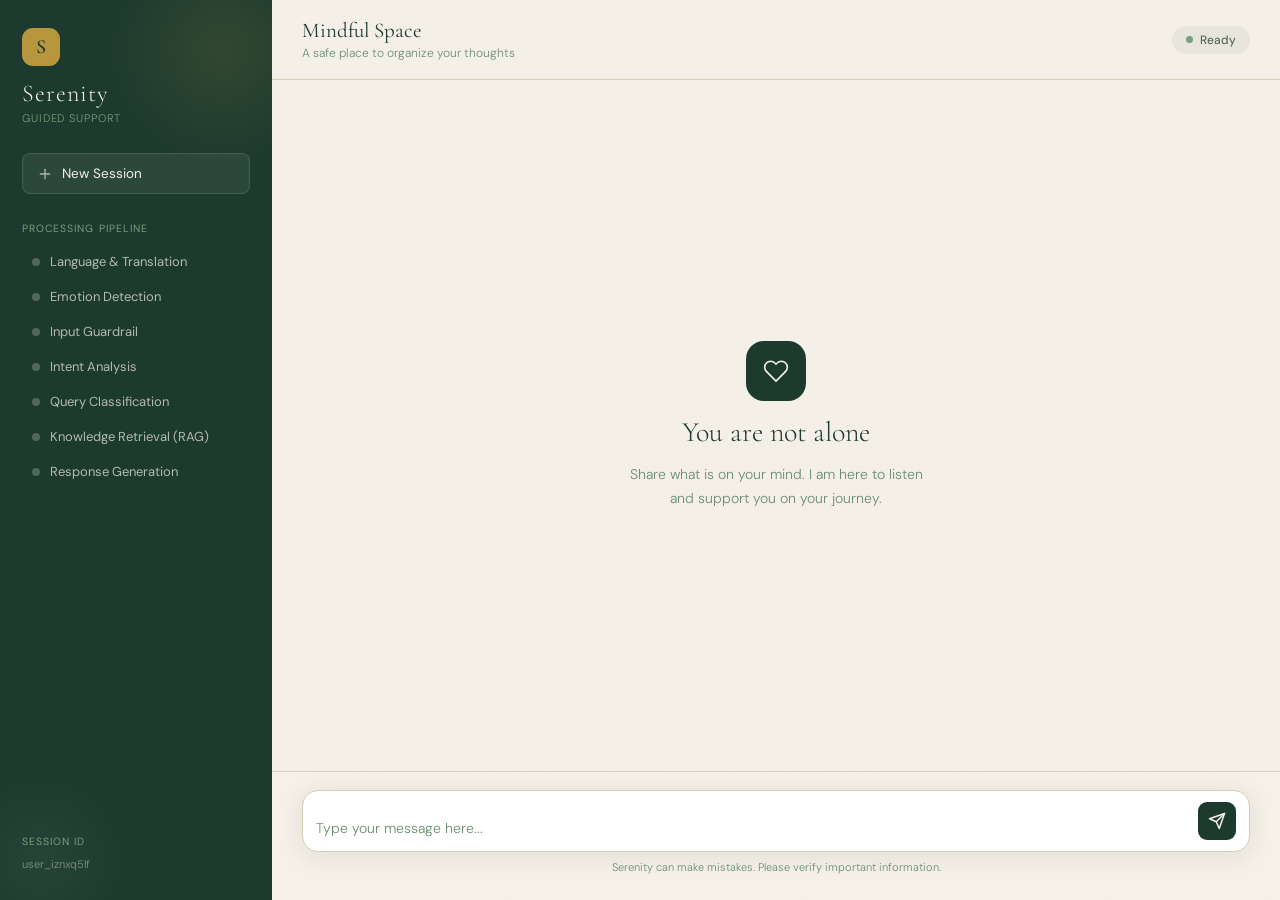
<file: templates/index.html>
<!DOCTYPE html>
<html lang="en">
<head>
    <meta charset="UTF-8">
    <meta name="viewport" content="width=device-width, initial-scale=1.0">
    <title>Serenity | AI Guide</title>
    
    <link rel="preconnect" href="https://fonts.googleapis.com">
    <link rel="preconnect" href="https://fonts.gstatic.com" crossorigin>
    <link href="https://fonts.googleapis.com/css2?family=Cormorant+Garamond:wght@300;400;600&family=DM+Sans:wght@300;400&display=swap" rel="stylesheet">
    
    <link rel="stylesheet" href="/static/css/main.css">
</head>
<body>

<div class="app">
    <aside class="sidebar">
        <div class="brand">
            <div class="brand-mark">S</div>
            <h1 class="brand-name">Serenity</h1>
            <span class="brand-tagline">Guided Support</span>
        </div>

        <button class="btn-new" onclick="newChat()">
            <svg width="16" height="16" viewBox="0 0 24 24" fill="none" stroke="currentColor" stroke-width="2" stroke-linecap="round"><line x1="12" y1="5" x2="12" y2="19"></line><line x1="5" y1="12" x2="19" y2="12"></line></svg>
            New Session
        </button>

        <div class="pipeline">
            <div class="panel-label">Processing Pipeline</div>
            <div class="step" id="step-language">
                <div class="dot"></div>
                <span class="step-label">Language & Translation</span>
            </div>
            <div class="step" id="step-emotion">
                <div class="dot"></div>
                <span class="step-label">Emotion Detection</span>
            </div>
            <div class="step" id="step-guardrail-in">
                <div class="dot"></div>
                <span class="step-label">Input Guardrail</span>
            </div>
            <div class="step" id="step-intent">
                <div class="dot"></div>
                <span class="step-label">Intent Analysis</span>
            </div>
            <div class="step" id="step-complexity">
                <div class="dot"></div>
                <span class="step-label">Query Classification</span>
            </div>
            <div class="step" id="step-retrieval">
                <div class="dot"></div>
                <span class="step-label">Knowledge Retrieval (RAG)</span>
            </div>
            <div class="step" id="step-generate">
                <div class="dot"></div>
                <span class="step-label">Response Generation</span>
            </div>
            <!-- <div class="step" id="step-guardrail-out">
                <div class="dot"></div>
                <span class="step-label">Output Guardrail</span>
            </div> -->
        </div>

        <div class="session-info">
            <div class="panel-label">Session ID</div>
            <div class="session-id" id="session-display">Loading...</div>
        </div>
    </aside>

    <main class="chat">
        <header class="chat-header">
            <div>
                <h2 class="chat-title">Mindful Space</h2>
                <div class="chat-sub">A safe place to organize your thoughts</div>
            </div>
            <div class="status-pill">
                <div class="status-dot" id="status-dot"></div>
                <span id="status-text">Ready</span>
            </div>
        </header>

        <div class="messages" id="messages">
            <div class="empty-state" id="empty-state">
                <div class="empty-icon">
                    <svg width="26" height="26" viewBox="0 0 24 24" fill="none" stroke="#f5f0e8" stroke-width="1.5" stroke-linecap="round">
                        <path d="M20.84 4.61a5.5 5.5 0 0 0-7.78 0L12 5.67l-1.06-1.06a5.5 5.5 0 0 0-7.78 7.78l1.06 1.06L12 21.23l7.78-7.78 1.06-1.06a5.5 5.5 0 0 0 0-7.78z"/>
                    </svg>
                </div>
                <h2 class="empty-heading">You are not alone</h2>
                <p class="empty-body">Share what is on your mind. I am here to listen and support you on your journey.</p>
            </div>
        </div>

        <div class="input-area">
            <div class="input-row">
                <textarea id="chat-input" rows="1" placeholder="Type your message here..."></textarea>
                <button id="send-btn" class="btn-send" onclick="sendMessage()">
                    <svg width="18" height="18" viewBox="0 0 24 24" fill="none" stroke="currentColor" stroke-width="2" stroke-linecap="round" stroke-linejoin="round"><line x1="22" y1="2" x2="11" y2="13"></line><polygon points="22 2 15 22 11 13 2 9 22 2"></polygon></svg>
                </button>
            </div>
            <div class="input-hint">Serenity can make mistakes. Please verify important information.</div>
        </div>
    </main>
</div>

<script src="/static/js/chat.js"></script>
</body>
</html>
</file>
<file: static/css/main.css>
/* ── Reset & Variables ──────────────────────────────────────────────────── */
*, *::before, *::after { box-sizing: border-box; margin: 0; padding: 0; }

:root {
  --forest:      #1c3a2e;
  --forest-mid:  #254d3c;
  --forest-lt:   #2e6049;
  --sage:        #7a9e7e;
  --sage-lt:     #a8c5ac;
  --ivory:       #f5f0e8;
  --ivory-mid:   #ede6d6;
  --ivory-dk:    #d8cdb8;
  --gold:        #b8963e;
  --gold-lt:     #d4af65;
  --text-dk:     #1a2e22;
  --text-md:     #3d5c46;
  --text-lt:     #6b8c72;
  --danger:      #c0614a;
  --white:       #ffffff;
  --r:           16px;
  --r-sm:        8px;
  --shadow:      0 4px 24px rgba(28,58,46,.10);
  --shadow-lg:   0 12px 48px rgba(28,58,46,.16);
  --ease:        cubic-bezier(.4,0,.2,1);
}

html, body {
  height: 100%;
  font-family: 'DM Sans', sans-serif;
  background: var(--ivory);
  color: var(--text-dk);
  -webkit-font-smoothing: antialiased;
}

/* ── Layout ─────────────────────────────────────────────────────────────── */
.app {
  display: grid;
  grid-template-columns: 272px 1fr;
  height: 100vh;
  overflow: hidden;
}

/* ── Sidebar ─────────────────────────────────────────────────────────────── */
.sidebar {
  background: var(--forest);
  display: flex;
  flex-direction: column;
  padding: 28px 22px;
  gap: 28px;
  overflow: hidden;
  position: relative;
}

/* decorative glows */
.sidebar::before,
.sidebar::after {
  content: '';
  position: absolute;
  border-radius: 50%;
  pointer-events: none;
}
.sidebar::before {
  width: 240px; height: 240px;
  top: -70px; right: -70px;
  background: radial-gradient(circle, rgba(184,150,62,.14) 0%, transparent 70%);
}
.sidebar::after {
  width: 180px; height: 180px;
  bottom: -50px; left: -50px;
  background: radial-gradient(circle, rgba(122,158,126,.10) 0%, transparent 70%);
}

/* Brand */
.brand {
  display: flex;
  flex-direction: column;
  gap: 3px;
  position: relative;
  z-index: 1;
}
.brand-mark {
  width: 38px; height: 38px;
  background: var(--gold);
  border-radius: 11px;
  display: flex;
  align-items: center;
  justify-content: center;
  font-family: 'Cormorant Garamond', serif;
  font-size: 20px;
  font-weight: 600;
  color: var(--forest);
  margin-bottom: 10px;
}
.brand-name {
  font-family: 'Cormorant Garamond', serif;
  font-size: 24px;
  font-weight: 300;
  color: var(--ivory);
  letter-spacing: .04em;
}
.brand-tagline {
  font-size: 11px;
  color: var(--sage);
  text-transform: uppercase;
  letter-spacing: .08em;
  font-weight: 300;
}

/* New chat button */
.btn-new {
  display: flex;
  align-items: center;
  gap: 9px;
  padding: 11px 14px;
  background: rgba(255,255,255,.07);
  border: 1px solid rgba(255,255,255,.11);
  border-radius: var(--r-sm);
  color: var(--ivory);
  font-family: 'DM Sans', sans-serif;
  font-size: 13.5px;
  font-weight: 400;
  cursor: pointer;
  transition: background .25s var(--ease), border-color .25s var(--ease);
  position: relative;
  z-index: 1;
}
.btn-new:hover {
  background: rgba(255,255,255,.13);
  border-color: rgba(255,255,255,.2);
}
.btn-new svg { opacity: .65; flex-shrink: 0; }

/* Shared panel label */
.panel-label {
  font-size: 10.5px;
  text-transform: uppercase;
  letter-spacing: .1em;
  color: var(--sage);
  margin-bottom: 8px;
  font-weight: 400;
}

/* Pipeline steps */
.pipeline {
  display: flex;
  flex-direction: column;
  position: relative;
  z-index: 1;
  gap: 2px;
}

.step {
  display: flex;
  align-items: center;
  gap: 10px;
  padding: 8px 10px;
  border-radius: 6px;
  opacity: 0.7;
  transition: opacity .3s var(--ease), background .3s var(--ease), transform .2s var(--ease);
}

.step.active { 
  opacity: 1; 
  background: rgba(212, 175, 101, 0.12);
  transform: translateX(4px);
}

.step.done { 
  opacity: 0.95;
}

.step.blocked { 
  opacity: 1; 
  background: rgba(192, 97, 74, 0.15); 
}

.dot {
  width: 8px; height: 8px;
  border-radius: 50%;
  background: rgba(245, 240, 232, 0.35);
  flex-shrink: 0;
  transition: background .25s var(--ease), box-shadow .25s var(--ease);
}

.step.active .dot {
  background: var(--gold-lt);
  box-shadow: 0 0 8px var(--gold-lt), 0 0 3px var(--white);
  animation: pulse 1.5s ease-in-out infinite;
}

.step.done .dot { 
  background: var(--sage-lt); 
  box-shadow: 0 0 4px rgba(168, 197, 172, 0.4);
}

.step.blocked .dot { 
  background: var(--danger); 
  box-shadow: 0 0 8px var(--danger); 
}

@keyframes pulse {
  0%, 100% { opacity: 1; transform: scale(1); }
  50%      { opacity: .45; transform: scale(.7); }
}

.step-label {
  font-size: 13px;
  color: var(--ivory);
  font-weight: 400;
  white-space: nowrap;
  overflow: hidden;
  text-overflow: ellipsis;
  transition: color .3s var(--ease);
}

.step.active .step-label {
  color: var(--gold-lt);
  font-weight: 500;
}

/* Session */
.session-info {
  margin-top: auto;
  position: relative;
  z-index: 1;
}
.session-id {
  font-size: 11px;
  color: rgba(245,240,232,.4);
  word-break: break-all;
  line-height: 1.5;
}

/* ── Chat area ───────────────────────────────────────────────────────────── */
.chat {
  display: flex;
  flex-direction: column;
  height: 100vh;
  position: relative;
  background: var(--ivory);
}

/* subtle grain */
.chat::before {
  content: '';
  position: absolute;
  inset: 0;
  background-image: url("data:image/svg+xml,%3Csvg xmlns='http://www.w3.org/2000/svg' width='300' height='300'%3E%3Cfilter id='n'%3E%3CfeTurbulence type='fractalNoise' baseFrequency='0.65' numOctaves='3' stitchTiles='stitch'/%3E%3C/filter%3E%3Crect width='100%25' height='100%25' filter='url(%23n)' opacity='0.028'/%3E%3C/svg%3E");
  pointer-events: none;
  z-index: 0;
}

/* Header */
.chat-header {
  position: relative;
  z-index: 2;
  padding: 18px 30px;
  border-bottom: 1px solid var(--ivory-dk);
  display: flex;
  align-items: center;
  justify-content: space-between;
  background: rgba(245,240,232,.92);
  backdrop-filter: blur(10px);
}
.chat-title {
  font-family: 'Cormorant Garamond', serif;
  font-size: 21px;
  font-weight: 400;
  color: var(--forest);
}
.chat-sub {
  font-size: 12px;
  color: var(--text-lt);
  margin-top: 2px;
  font-weight: 300;
}

.status-pill {
  display: flex;
  align-items: center;
  gap: 7px;
  padding: 6px 14px;
  background: rgba(28,58,46,.06);
  border-radius: 20px;
  font-size: 12px;
  color: var(--text-md);
  font-weight: 400;
}
.status-dot {
  width: 7px; height: 7px;
  border-radius: 50%;
  background: var(--sage);
  flex-shrink: 0;
  transition: background .25s var(--ease);
}
.status-dot.busy { background: var(--gold); animation: pulse 1.4s ease-in-out infinite; }
.status-dot.error { background: var(--danger); }

/* Messages */
.messages {
  position: relative;
  z-index: 1;
  flex: 1;
  overflow-y: auto;
  padding: 28px 30px;
  display: flex;
  flex-direction: column;
  gap: 22px;
  scroll-behavior: smooth;
}
.messages::-webkit-scrollbar { width: 4px; }
.messages::-webkit-scrollbar-track { background: transparent; }
.messages::-webkit-scrollbar-thumb { background: var(--ivory-dk); border-radius: 10px; }

/* Empty state */
.empty-state {
  display: flex;
  flex-direction: column;
  align-items: center;
  justify-content: center;
  height: 100%;
  gap: 14px;
  text-align: center;
  animation: fadeUp .5s var(--ease) both;
}
.empty-icon {
  width: 60px; height: 60px;
  background: var(--forest);
  border-radius: 18px;
  display: flex;
  align-items: center;
  justify-content: center;
}
.empty-heading {
  font-family: 'Cormorant Garamond', serif;
  font-size: 28px;
  font-weight: 300;
  color: var(--forest);
}
.empty-body {
  font-size: 14px;
  color: var(--text-lt);
  max-width: 300px;
  line-height: 1.65;
  font-weight: 300;
}

/* Message rows */
.msg {
  display: flex;
  gap: 11px;
  max-width: 76%;
  animation: fadeUp .32s var(--ease) both;
}
.msg.user { margin-left: auto; flex-direction: row-reverse; }
.msg.bot  { margin-right: auto; }

@keyframes fadeUp {
  from { opacity: 0; transform: translateY(10px); }
  to   { opacity: 1; transform: translateY(0); }
}

.avatar {
  width: 34px; height: 34px;
  border-radius: 10px;
  display: flex;
  align-items: center;
  justify-content: center;
  flex-shrink: 0;
  font-family: 'Cormorant Garamond', serif;
  font-size: 16px;
  font-weight: 600;
}
.msg.user .avatar { background: var(--forest); color: var(--ivory); }
.msg.bot  .avatar { background: var(--gold);   color: var(--forest); }

.msg-body { display: flex; flex-direction: column; gap: 5px; }

.bubble {
  padding: 13px 17px;
  border-radius: var(--r);
  font-size: 14px;
  line-height: 1.68;
  font-weight: 300;
}
.msg.user .bubble {
  background: var(--forest);
  color: var(--ivory);
  border-bottom-right-radius: 4px;
}
.msg.bot .bubble {
  background: var(--white);
  color: var(--text-dk);
  border-bottom-left-radius: 4px;
  box-shadow: var(--shadow);
}

.msg-meta {
  font-size: 10.5px;
  color: var(--text-lt);
  display: flex;
  align-items: center;
  gap: 7px;
}
.msg.user .msg-meta { justify-content: flex-end; }

.emotion-tag {
  padding: 2px 8px;
  background: rgba(122,158,126,.12);
  border-radius: 10px;
  font-size: 10px;
  color: var(--text-md);
}

/* Typing dots */
.typing {
  display: flex;
  align-items: center;
  gap: 5px;
  padding: 13px 17px;
  background: var(--white);
  border-radius: var(--r);
  border-bottom-left-radius: 4px;
  box-shadow: var(--shadow);
  width: fit-content;
}
.tdot {
  width: 7px; height: 7px;
  background: var(--sage);
  border-radius: 50%;
  animation: bounce 1.3s ease-in-out infinite;
}
.tdot:nth-child(2) { animation-delay: .15s; }
.tdot:nth-child(3) { animation-delay: .30s; }

@keyframes bounce {
  0%, 60%, 100% { transform: translateY(0); opacity: .45; }
  30%            { transform: translateY(-5px); opacity: 1; }
}

/* ── Input area ──────────────────────────────────────────────────────────── */
.input-area {
  position: relative;
  z-index: 2;
  padding: 18px 30px 26px;
  border-top: 1px solid var(--ivory-dk);
  background: rgba(245,240,232,.95);
  backdrop-filter: blur(10px);
}
.input-row {
  display: flex;
  gap: 10px;
  align-items: flex-end;
  background: var(--white);
  border: 1.5px solid var(--ivory-dk);
  border-radius: var(--r);
  padding: 11px 13px;
  box-shadow: var(--shadow);
  transition: border-color .25s var(--ease), box-shadow .25s var(--ease);
}
.input-row:focus-within {
  border-color: var(--sage);
  box-shadow: 0 0 0 3px rgba(122,158,126,.11), var(--shadow);
}
#chat-input {
  flex: 1;
  border: none;
  outline: none;
  background: transparent;
  font-family: 'DM Sans', sans-serif;
  font-size: 14px;
  font-weight: 300;
  color: var(--text-dk);
  resize: none;
  max-height: 120px;
  line-height: 1.55;
}
#chat-input::placeholder { color: var(--text-lt); }

.btn-send {
  width: 38px; height: 38px;
  background: var(--forest);
  border: none;
  border-radius: 9px;
  cursor: pointer;
  display: flex;
  align-items: center;
  justify-content: center;
  flex-shrink: 0;
  color: var(--ivory);
  transition: background .22s var(--ease), transform .18s var(--ease);
}
.btn-send:hover   { background: var(--forest-lt); transform: scale(1.05); }
.btn-send:active  { transform: scale(.96); }
.btn-send:disabled { background: var(--ivory-dk); cursor: not-allowed; transform: none; }

.input-hint {
  font-size: 11px;
  color: var(--text-lt);
  text-align: center;
  margin-top: 8px;
  font-weight: 300;
}

/* ── Responsive ──────────────────────────────────────────────────────────── */
@media (max-width: 720px) {
  .app { grid-template-columns: 1fr; }
  .sidebar { display: none; }
  .messages, .input-area { padding-left: 16px; padding-right: 16px; }
}
</file>
